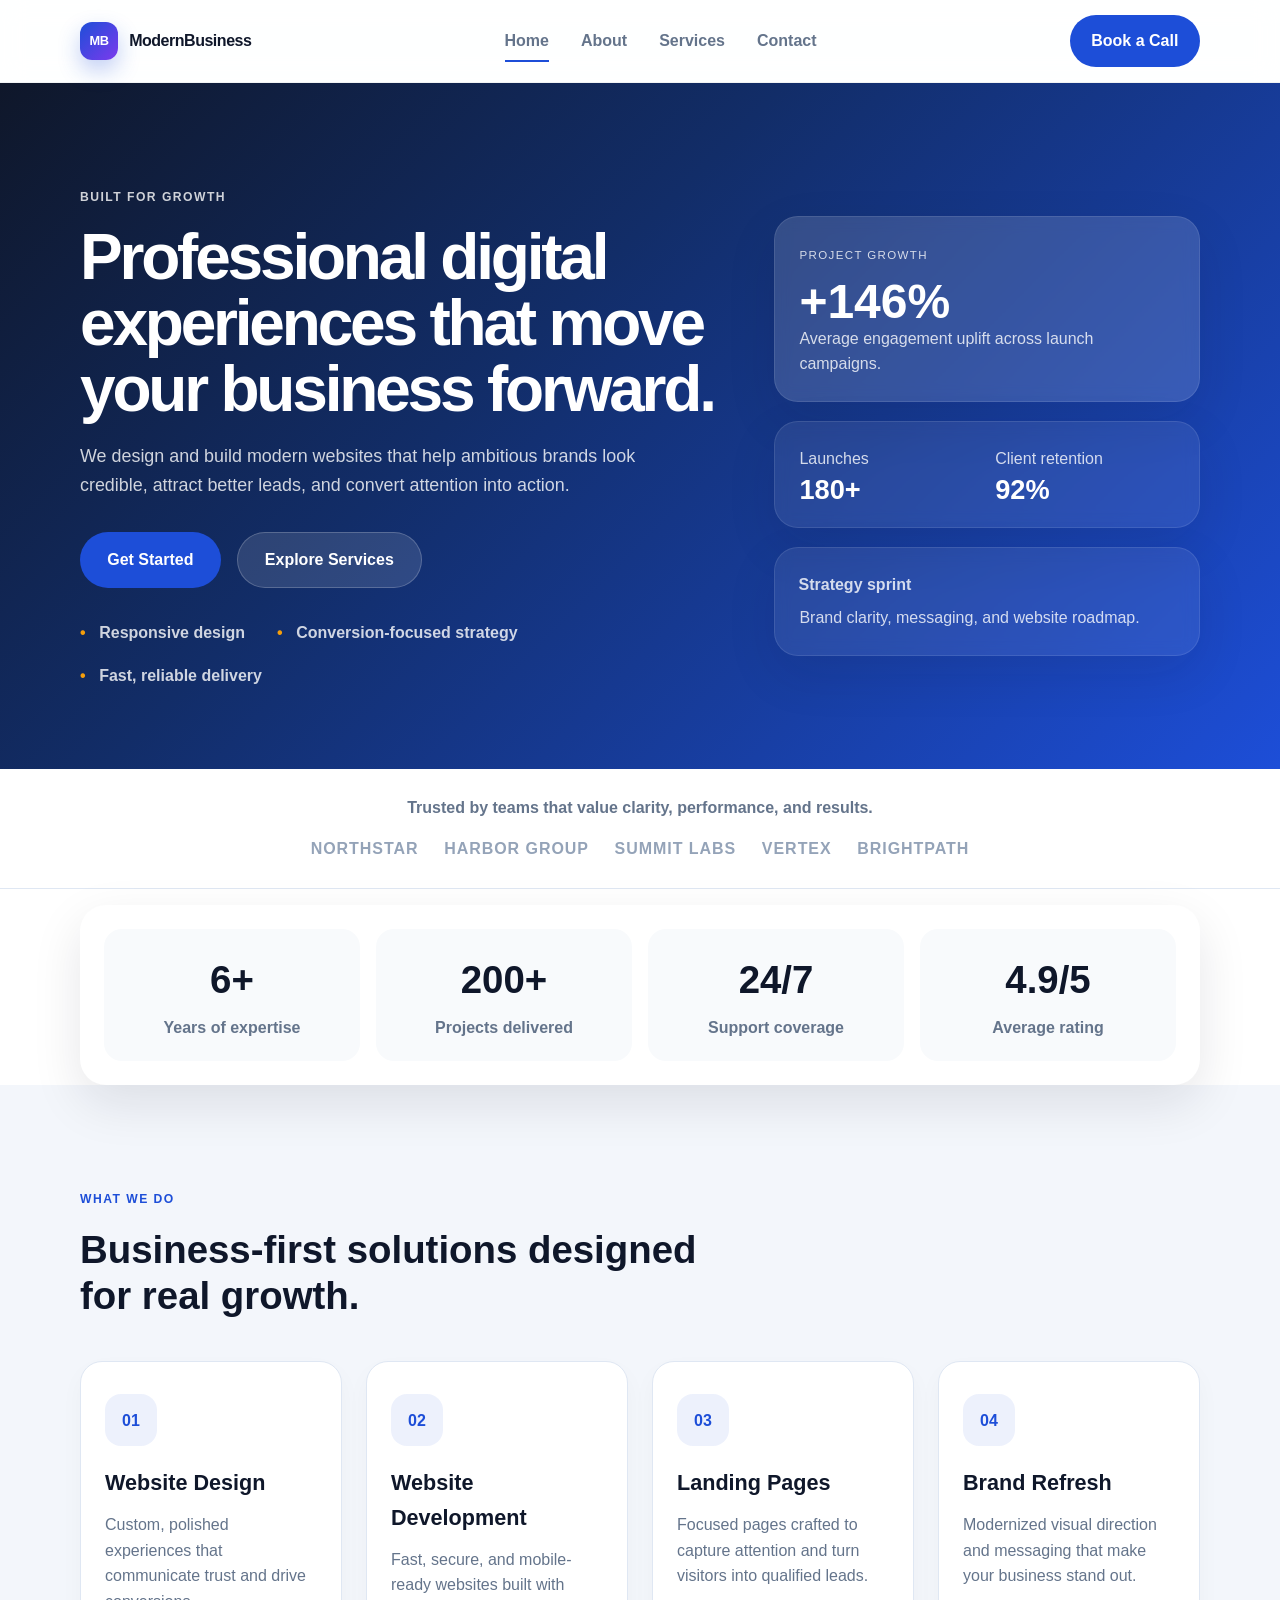
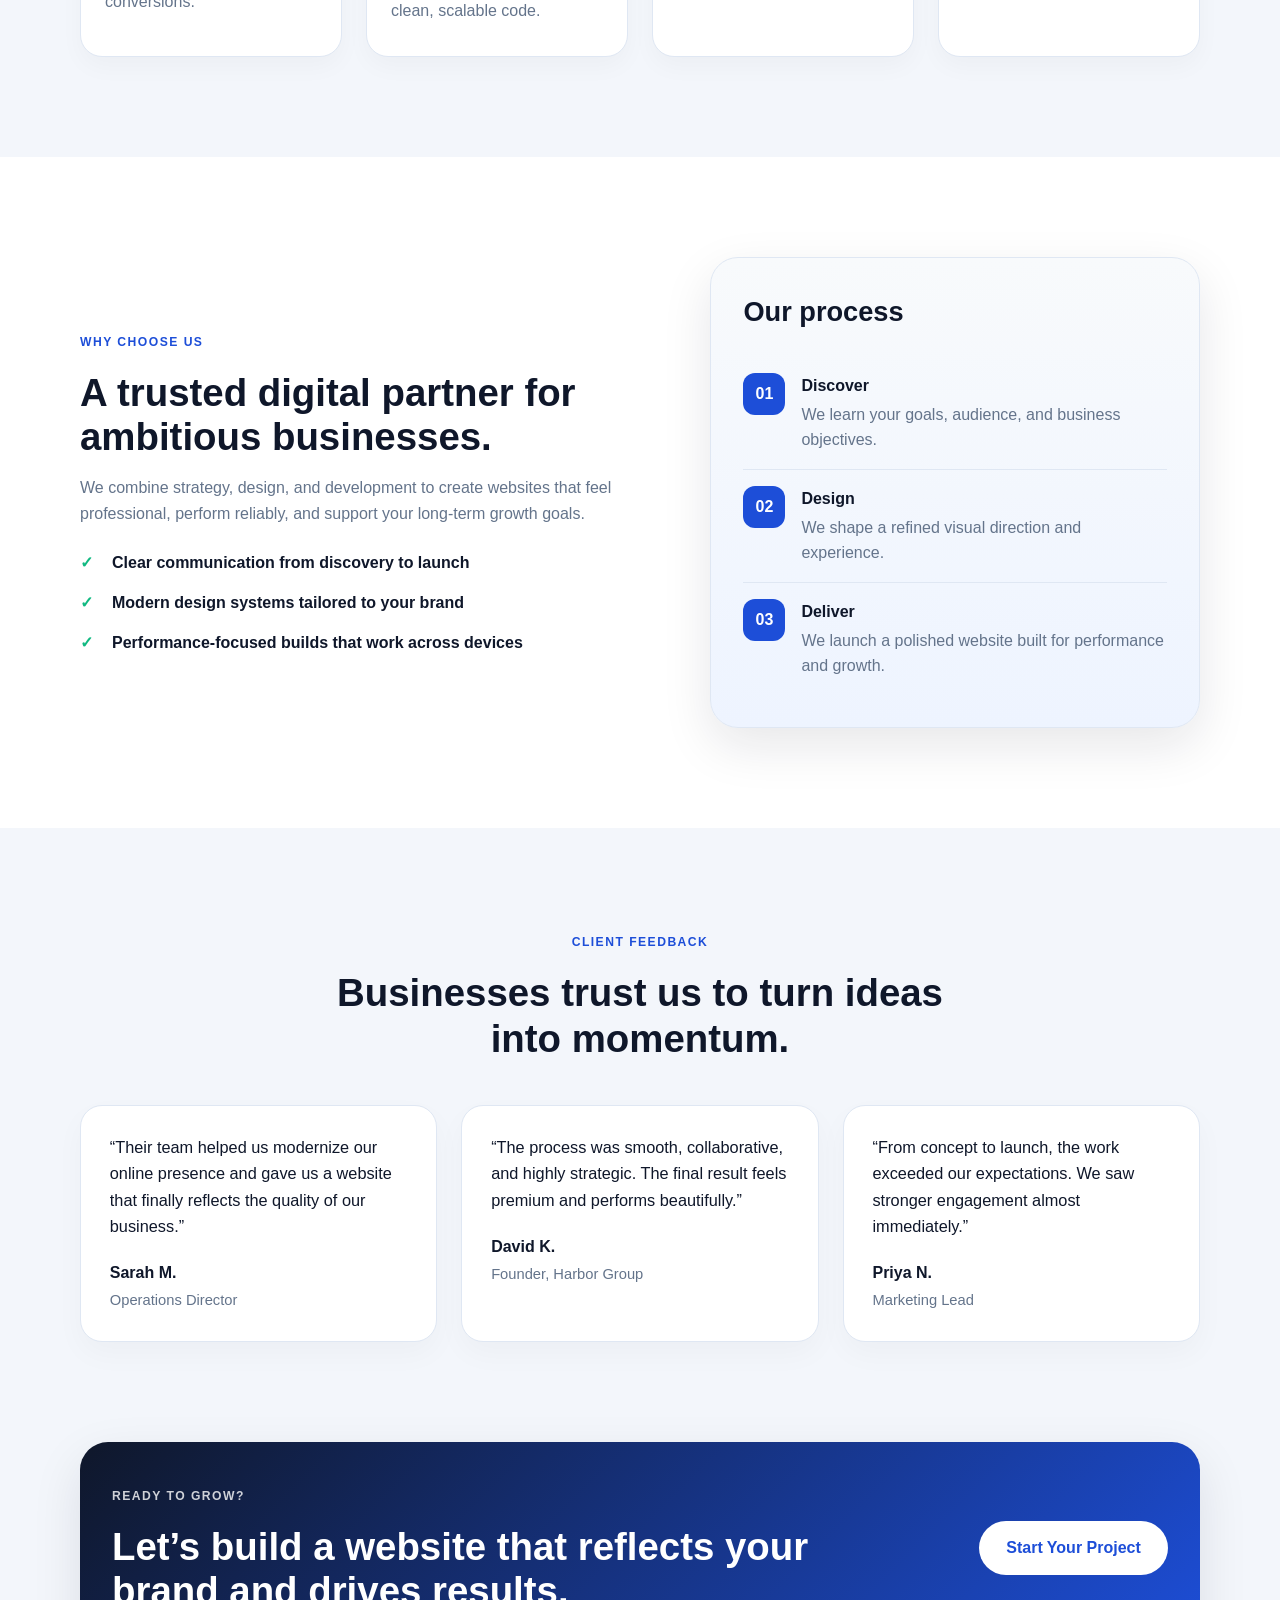
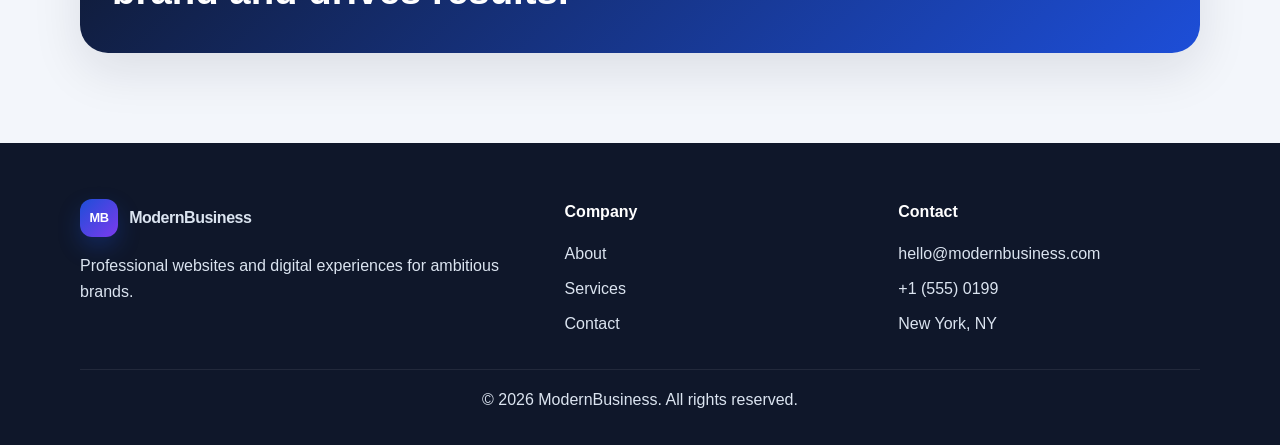
<file: index.html>
<!DOCTYPE html>
<html lang="en">
<head>
    <meta charset="UTF-8">
    <meta name="viewport" content="width=device-width, initial-scale=1.0">
    <meta name="description" content="ModernBusiness helps brands grow with strategic web design, development, and digital support.">
    <title>ModernBusiness | Professional Web Solutions</title>
    <link rel="stylesheet" href="css/style.css">
</head>
<body>
    <header class="header">
        <div class="container header-inner">
            <a href="index.html" class="logo" aria-label="ModernBusiness home page">
                <span class="logo-mark">MB</span>
                <span>ModernBusiness</span>
            </a>
            <nav class="nav" aria-label="Main navigation">
                <a href="index.html" class="active">Home</a>
                <a href="about.html">About</a>
                <a href="services.html">Services</a>
                <a href="contact.html">Contact</a>
            </nav>
            <a href="contact.html" class="btn btn-primary nav-cta">Book a Call</a>
        </div>
    </header>

    <main>
        <section class="hero">
            <div class="container hero-grid">
                <div class="hero-content">
                    <span class="eyebrow">Built for growth</span>
                    <h1>Professional digital experiences that move your business forward.</h1>
                    <p>We design and build modern websites that help ambitious brands look credible, attract better leads, and convert attention into action.</p>
                    <div class="hero-actions">
                        <a href="contact.html" class="btn btn-primary">Get Started</a>
                        <a href="services.html" class="btn btn-secondary">Explore Services</a>
                    </div>
                    <ul class="trust-list" aria-label="Business trust points">
                        <li>Responsive design</li>
                        <li>Conversion-focused strategy</li>
                        <li>Fast, reliable delivery</li>
                    </ul>
                </div>

                <div class="hero-panel" aria-label="Business overview card">
                    <div class="panel-card primary">
                        <span class="panel-label">Project growth</span>
                        <strong>+146%</strong>
                        <p>Average engagement uplift across launch campaigns.</p>
                    </div>
                    <div class="panel-card statistic">
                        <div>
                            <span>Launches</span>
                            <strong>180+</strong>
                        </div>
                        <div>
                            <span>Client retention</span>
                            <strong>92%</strong>
                        </div>
                    </div>
                    <div class="panel-card mini">
                        <span class="mini-title">Strategy sprint</span>
                        <p>Brand clarity, messaging, and website roadmap.</p>
                    </div>
                </div>
            </div>
        </section>

        <section class="logo-strip">
            <div class="container">
                <p>Trusted by teams that value clarity, performance, and results.</p>
                <div class="logo-rows">
                    <span>Northstar</span>
                    <span>Harbor Group</span>
                    <span>Summit Labs</span>
                    <span>Vertex</span>
                    <span>BrightPath</span>
                </div>
            </div>
        </section>

        <section class="stats">
            <div class="container stats-grid">
                <article>
                    <strong>6+</strong>
                    <span>Years of expertise</span>
                </article>
                <article>
                    <strong>200+</strong>
                    <span>Projects delivered</span>
                </article>
                <article>
                    <strong>24/7</strong>
                    <span>Support coverage</span>
                </article>
                <article>
                    <strong>4.9/5</strong>
                    <span>Average rating</span>
                </article>
            </div>
        </section>

        <section class="section services">
            <div class="container">
                <div class="section-heading">
                    <span class="eyebrow dark">What we do</span>
                    <h2>Business-first solutions designed for real growth.</h2>
                </div>
                <div class="feature-grid">
                    <article class="feature-card">
                        <div class="icon">01</div>
                        <h3>Website Design</h3>
                        <p>Custom, polished experiences that communicate trust and drive conversions.</p>
                    </article>
                    <article class="feature-card">
                        <div class="icon">02</div>
                        <h3>Website Development</h3>
                        <p>Fast, secure, and mobile-ready websites built with clean, scalable code.</p>
                    </article>
                    <article class="feature-card">
                        <div class="icon">03</div>
                        <h3>Landing Pages</h3>
                        <p>Focused pages crafted to capture attention and turn visitors into qualified leads.</p>
                    </article>
                    <article class="feature-card">
                        <div class="icon">04</div>
                        <h3>Brand Refresh</h3>
                        <p>Modernized visual direction and messaging that make your business stand out.</p>
                    </article>
                </div>
            </div>
        </section>

        <section class="section about-overview">
            <div class="container split-layout">
                <div class="content-block">
                    <span class="eyebrow dark">Why choose us</span>
                    <h2>A trusted digital partner for ambitious businesses.</h2>
                    <p>We combine strategy, design, and development to create websites that feel professional, perform reliably, and support your long-term growth goals.</p>
                    <ul class="check-list">
                        <li>Clear communication from discovery to launch</li>
                        <li>Modern design systems tailored to your brand</li>
                        <li>Performance-focused builds that work across devices</li>
                    </ul>
                </div>
                <div class="process-card">
                    <h3>Our process</h3>
                    <div class="process-step">
                        <span>01</span>
                        <div>
                            <strong>Discover</strong>
                            <p>We learn your goals, audience, and business objectives.</p>
                        </div>
                    </div>
                    <div class="process-step">
                        <span>02</span>
                        <div>
                            <strong>Design</strong>
                            <p>We shape a refined visual direction and experience.</p>
                        </div>
                    </div>
                    <div class="process-step">
                        <span>03</span>
                        <div>
                            <strong>Deliver</strong>
                            <p>We launch a polished website built for performance and growth.</p>
                        </div>
                    </div>
                </div>
            </div>
        </section>

        <section class="section testimonials">
            <div class="container">
                <div class="section-heading center">
                    <span class="eyebrow dark">Client feedback</span>
                    <h2>Businesses trust us to turn ideas into momentum.</h2>
                </div>
                <div class="testimonial-grid">
                    <article class="testimonial-card">
                        <p>“Their team helped us modernize our online presence and gave us a website that finally reflects the quality of our business.”</p>
                        <div class="person">
                            <strong>Sarah M.</strong>
                            <span>Operations Director</span>
                        </div>
                    </article>
                    <article class="testimonial-card">
                        <p>“The process was smooth, collaborative, and highly strategic. The final result feels premium and performs beautifully.”</p>
                        <div class="person">
                            <strong>David K.</strong>
                            <span>Founder, Harbor Group</span>
                        </div>
                    </article>
                    <article class="testimonial-card">
                        <p>“From concept to launch, the work exceeded our expectations. We saw stronger engagement almost immediately.”</p>
                        <div class="person">
                            <strong>Priya N.</strong>
                            <span>Marketing Lead</span>
                        </div>
                    </article>
                </div>
            </div>
        </section>

        <section class="cta-section">
            <div class="container cta-box">
                <div>
                    <span class="eyebrow light">Ready to grow?</span>
                    <h2>Let’s build a website that reflects your brand and drives results.</h2>
                </div>
                <a href="contact.html" class="btn btn-primary light-btn">Start Your Project</a>
            </div>
        </section>
    </main>

    <footer class="footer">
        <div class="container footer-grid">
            <div>
                <a href="index.html" class="logo footer-logo">
                    <span class="logo-mark">MB</span>
                    <span>ModernBusiness</span>
                </a>
                <p>Professional websites and digital experiences for ambitious brands.</p>
            </div>
            <div>
                <h4>Company</h4>
                <ul>
                    <li><a href="about.html">About</a></li>
                    <li><a href="services.html">Services</a></li>
                    <li><a href="contact.html">Contact</a></li>
                </ul>
            </div>
            <div>
                <h4>Contact</h4>
                <ul>
                    <li><a href="mailto:hello@modernbusiness.com">hello@modernbusiness.com</a></li>
                    <li><a href="tel:+15550199">+1 (555) 0199</a></li>
                    <li>New York, NY</li>
                </ul>
            </div>
        </div>
        <div class="container footer-bottom">
            <p>© <span id="year"></span> ModernBusiness. All rights reserved.</p>
        </div>
    </footer>

    <script src="js/script.js"></script>
</body>
</html>
</file>
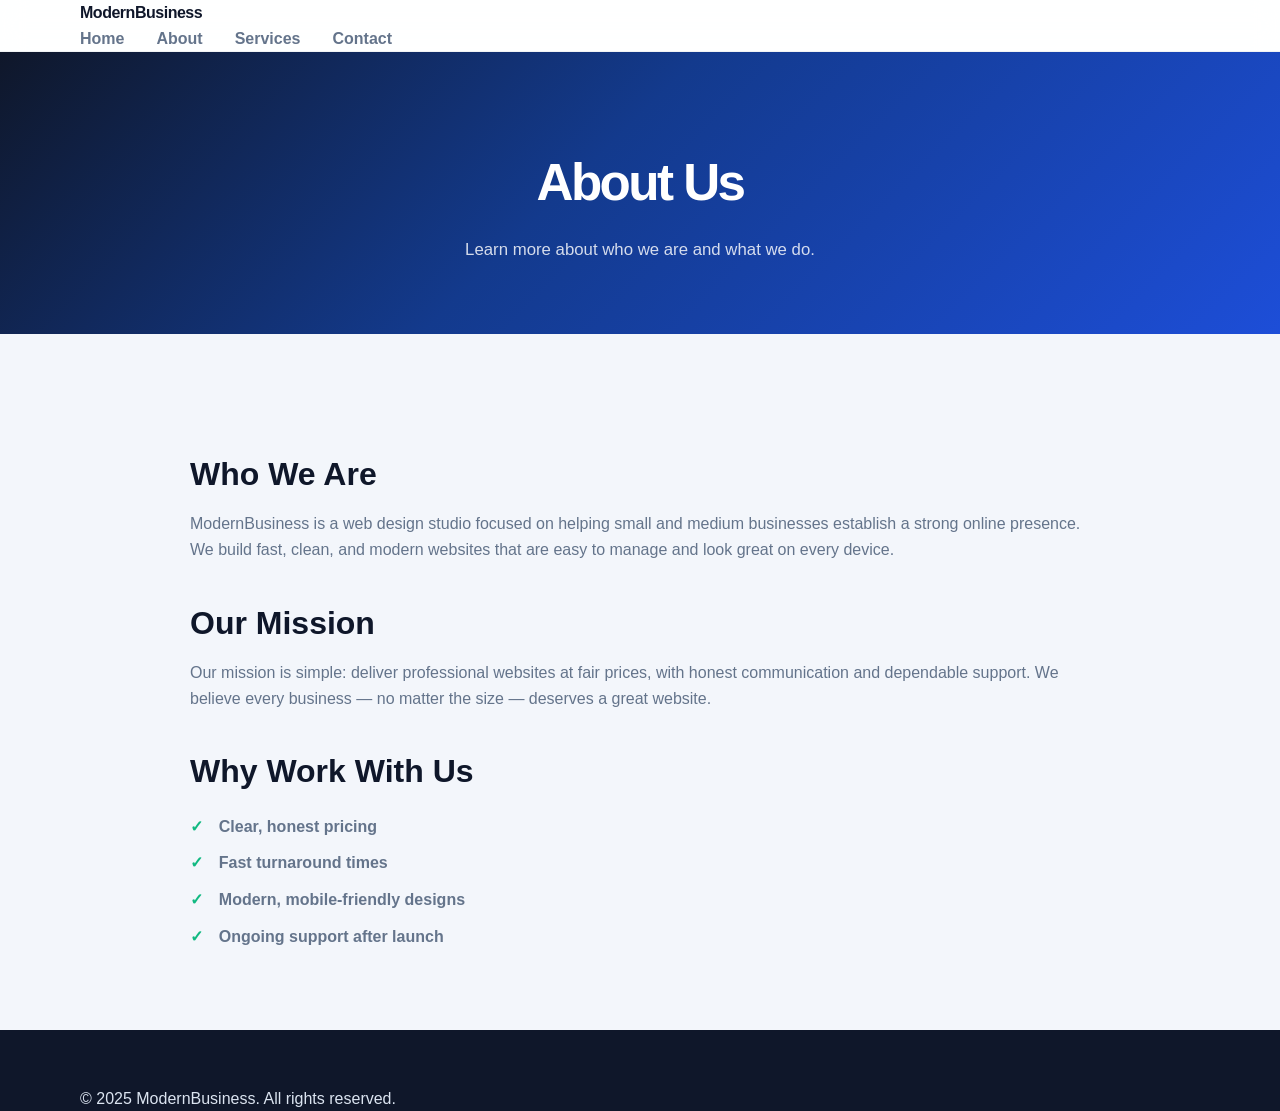
<file: about.html>
<!DOCTYPE html>
<html lang="en">
<head>
    <meta charset="UTF-8">
    <meta name="viewport" content="width=device-width, initial-scale=1.0">
    <title>Modern Business | About</title>
    <link rel="stylesheet" href="css/style.css">
</head>
<body>

    <!-- HEADER -->
    <header class="header">
        <div class="container">
            <a href="index.html" class="logo">ModernBusiness</a>
            <nav class="nav">
                <a href="index.html">Home</a>
                <a href="about.html">About</a>
                <a href="services.html">Services</a>
                <a href="contact.html">Contact</a>
            </nav>
        </div>
    </header>

    <!-- PAGE HERO -->
    <section class="page-hero">
        <div class="container">
            <h1>About Us</h1>
            <p>Learn more about who we are and what we do.</p>
        </div>
    </section>

    <!-- ABOUT CONTENT -->
    <section class="page-content">
        <div class="container">
            <h2>Who We Are</h2>
            <p>ModernBusiness is a web design studio focused on helping small and medium businesses establish a strong online presence. We build fast, clean, and modern websites that are easy to manage and look great on every device.</p>

            <h2>Our Mission</h2>
            <p>Our mission is simple: deliver professional websites at fair prices, with honest communication and dependable support. We believe every business — no matter the size — deserves a great website.</p>

            <h2>Why Work With Us</h2>
            <ul class="list">
                <li>Clear, honest pricing</li>
                <li>Fast turnaround times</li>
                <li>Modern, mobile-friendly designs</li>
                <li>Ongoing support after launch</li>
            </ul>
        </div>
    </section>

    <!-- FOOTER -->
    <footer class="footer">
        <div class="container">
            <p>© 2025 ModernBusiness. All rights reserved.</p>
        </div>
    </footer>

    <script src="js/script.js"></script>
</body>
</html>
</file>
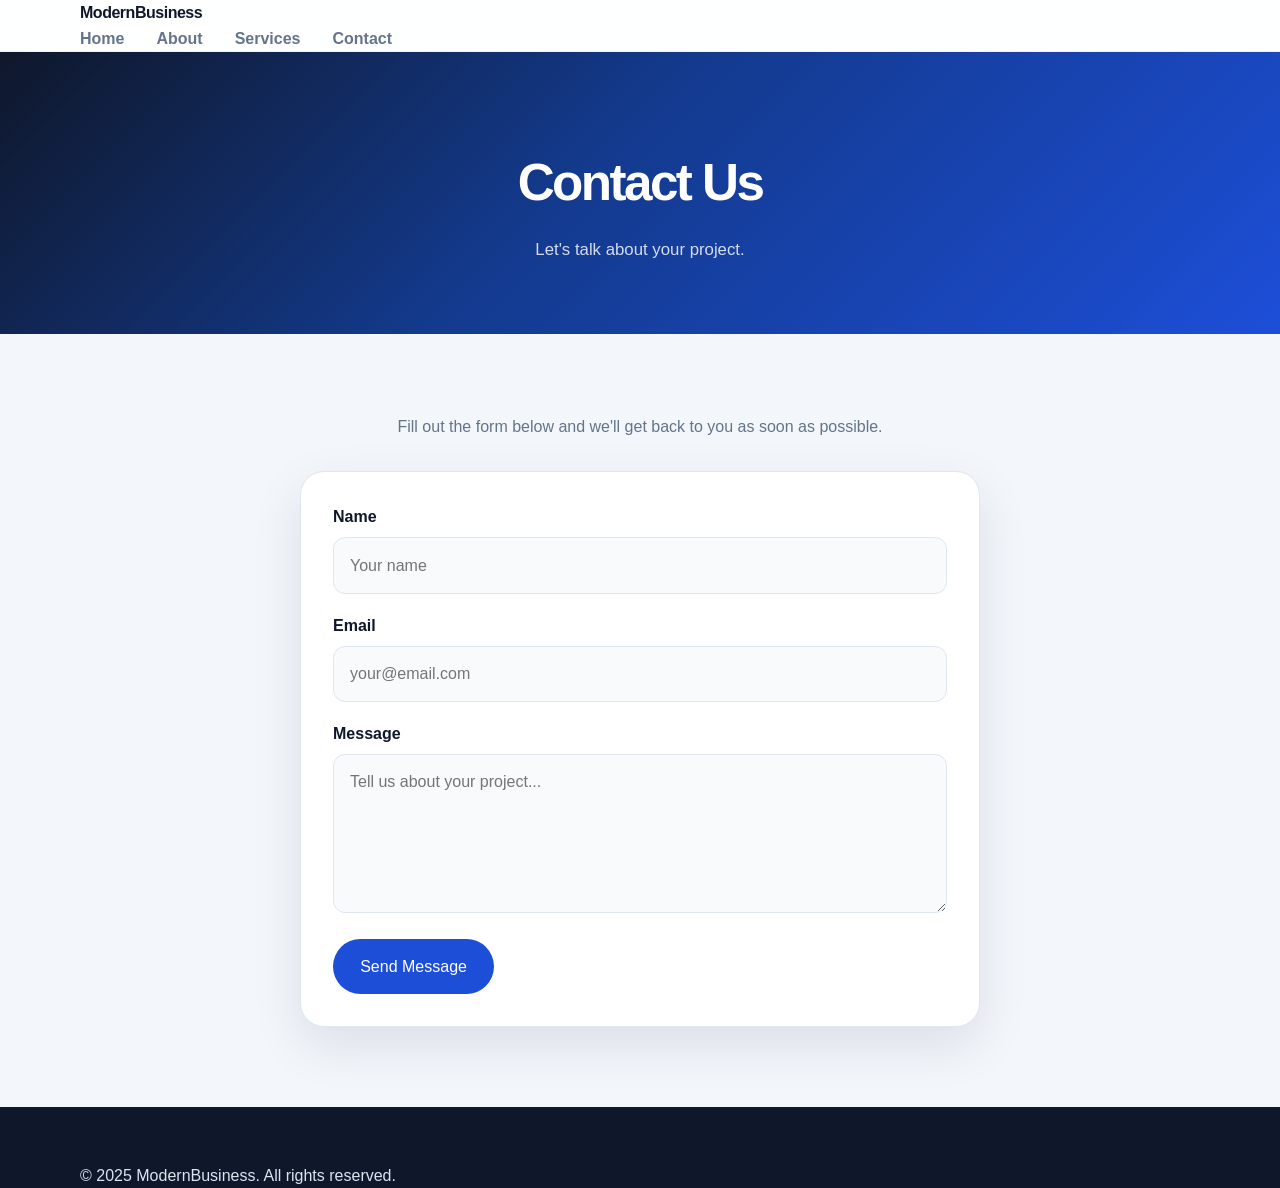
<file: contact.html>
<!DOCTYPE html>
<html lang="en">
<head>
    <meta charset="UTF-8">
    <meta name="viewport" content="width=device-width, initial-scale=1.0">
    <title>Modern Business | Contact</title>
    <link rel="stylesheet" href="css/style.css">
</head>
<body>

    <!-- HEADER -->
    <header class="header">
        <div class="container">
            <a href="index.html" class="logo">ModernBusiness</a>
            <nav class="nav">
                <a href="index.html">Home</a>
                <a href="about.html">About</a>
                <a href="services.html">Services</a>
                <a href="contact.html">Contact</a>
            </nav>
        </div>
    </header>

    <!-- PAGE HERO -->
    <section class="page-hero">
        <div class="container">
            <h1>Contact Us</h1>
            <p>Let's talk about your project.</p>
        </div>
    </section>

    <!-- CONTACT CONTENT -->
    <section class="page-content contact-page">
        <div class="container">
            <p>Fill out the form below and we'll get back to you as soon as possible.</p>

            <form class="contact-form">
                <label for="name">Name</label>
                <input type="text" id="name" name="name" placeholder="Your name" required>

                <label for="email">Email</label>
                <input type="email" id="email" name="email" placeholder="your@email.com" required>

                <label for="message">Message</label>
                <textarea id="message" name="message" rows="5" placeholder="Tell us about your project..." required></textarea>

                <button type="submit" class="btn btn-primary">Send Message</button>
            </form>
        </div>
    </section>

    <!-- FOOTER -->
    <footer class="footer">
        <div class="container">
            <p>© 2025 ModernBusiness. All rights reserved.</p>
        </div>
    </footer>

    <script src="js/script.js"></script>
</body>
</html>
</file>
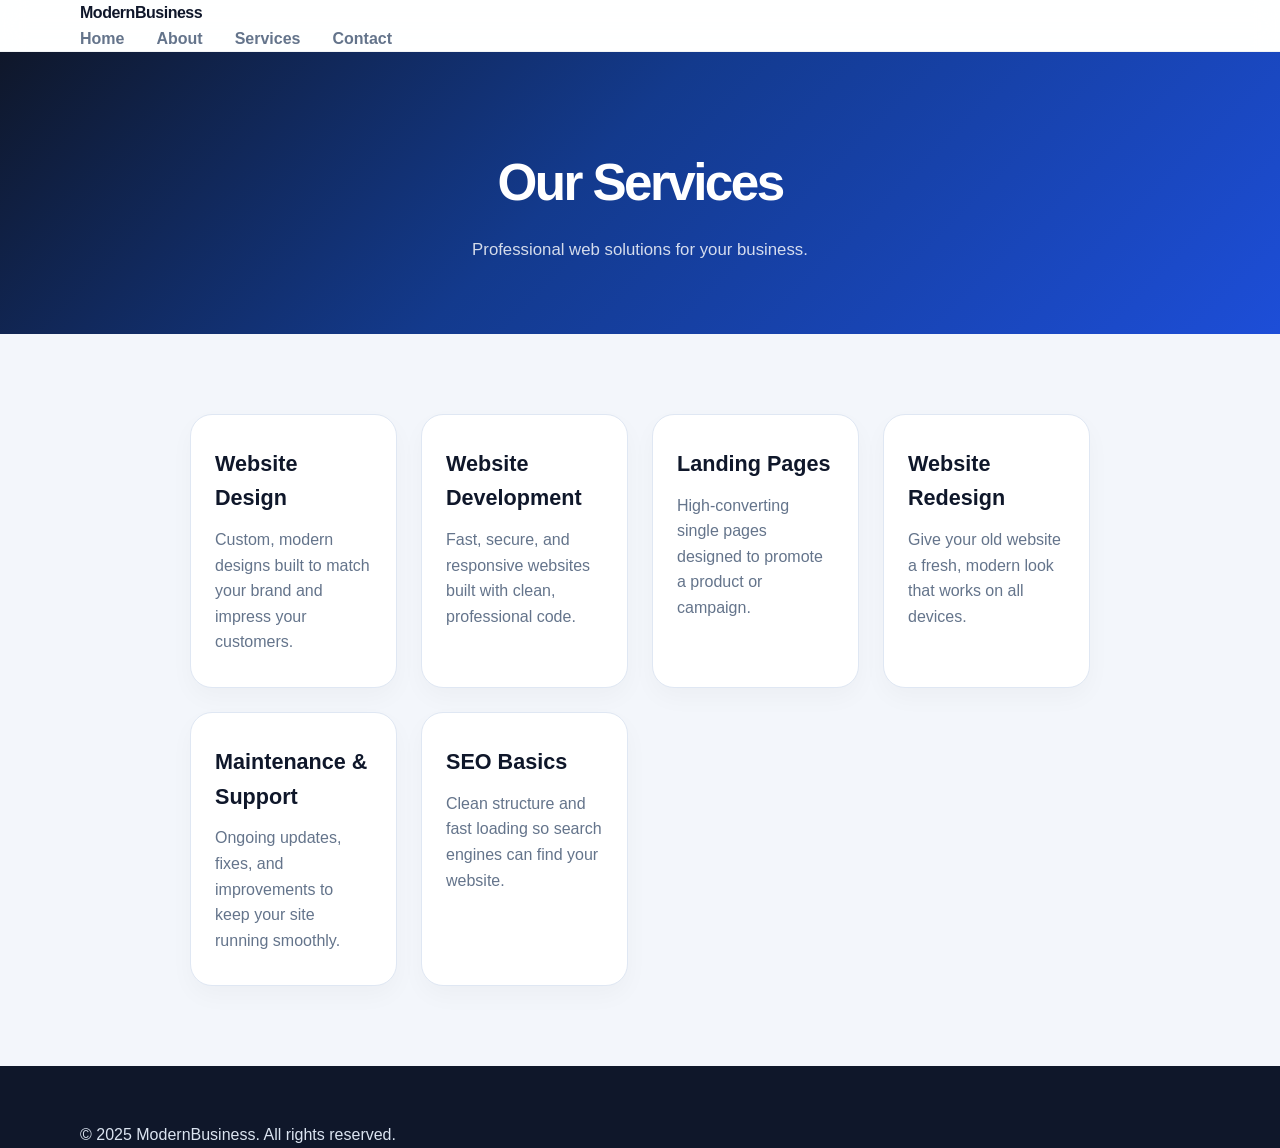
<file: services.html>
<!DOCTYPE html>
<html lang="en">
<head>
    <meta charset="UTF-8">
    <meta name="viewport" content="width=device-width, initial-scale=1.0">
    <title>Modern Business | Services</title>
    <link rel="stylesheet" href="css/style.css">
</head>
<body>

    <!-- HEADER -->
    <header class="header">
        <div class="container">
            <a href="index.html" class="logo">ModernBusiness</a>
            <nav class="nav">
                <a href="index.html">Home</a>
                <a href="about.html">About</a>
                <a href="services.html">Services</a>
                <a href="contact.html">Contact</a>
            </nav>
        </div>
    </header>

    <!-- PAGE HERO -->
    <section class="page-hero">
        <div class="container">
            <h1>Our Services</h1>
            <p>Professional web solutions for your business.</p>
        </div>
    </section>

    <!-- SERVICES CONTENT -->
    <section class="page-content">
        <div class="container">
            <div class="feature-grid">
                <div class="feature-card">
                    <h3>Website Design</h3>
                    <p>Custom, modern designs built to match your brand and impress your customers.</p>
                </div>
                <div class="feature-card">
                    <h3>Website Development</h3>
                    <p>Fast, secure, and responsive websites built with clean, professional code.</p>
                </div>
                <div class="feature-card">
                    <h3>Landing Pages</h3>
                    <p>High-converting single pages designed to promote a product or campaign.</p>
                </div>
                <div class="feature-card">
                    <h3>Website Redesign</h3>
                    <p>Give your old website a fresh, modern look that works on all devices.</p>
                </div>
                <div class="feature-card">
                    <h3>Maintenance & Support</h3>
                    <p>Ongoing updates, fixes, and improvements to keep your site running smoothly.</p>
                </div>
                <div class="feature-card">
                    <h3>SEO Basics</h3>
                    <p>Clean structure and fast loading so search engines can find your website.</p>
                </div>
            </div>
        </div>
    </section>

    <!-- FOOTER -->
    <footer class="footer">
        <div class="container">
            <p>© 2025 ModernBusiness. All rights reserved.</p>
        </div>
    </footer>

    <script src="js/script.js"></script>
</body>
</html>
</file>
<file: css/style.css>
:root {
    --primary: #1d4ed8;
    --primary-dark: #153ea8;
    --secondary: #0f172a;
    --accent: #f59e0b;
    --bg: #f3f6fb;
    --panel: #ffffff;
    --muted: #64748b;
    --text: #0f172a;
    --line: #dfe7f3;
    --success: #10b981;
    --shadow: 0 18px 50px rgba(15, 23, 42, 0.10);
}

* {
    margin: 0;
    padding: 0;
    box-sizing: border-box;
}

html {
    scroll-behavior: smooth;
}

body {
    font-family: 'Segoe UI', Arial, sans-serif;
    color: var(--text);
    background: var(--bg);
    line-height: 1.6;
}

img {
    max-width: 100%;
    display: block;
}

a {
    text-decoration: none;
    color: inherit;
}

ul {
    list-style: none;
}

p {
    color: var(--muted);
}

.container {
    width: min(1120px, calc(100% - 32px));
    margin: 0 auto;
}

.section {
    padding: 100px 0;
}

.section-heading {
    max-width: 650px;
    margin-bottom: 42px;
}

.section-heading.center {
    margin-left: auto;
    margin-right: auto;
    text-align: center;
}

.section-heading h2 {
    font-size: clamp(2rem, 3vw, 2.8rem);
    line-height: 1.2;
    color: var(--secondary);
}

.eyebrow {
    display: inline-block;
    font-size: 0.76rem;
    letter-spacing: 0.12em;
    text-transform: uppercase;
    font-weight: 700;
    color: rgba(255, 255, 255, 0.8);
    margin-bottom: 18px;
}

.eyebrow.dark {
    color: var(--primary);
}

.eyebrow.light {
    color: rgba(255, 255, 255, 0.8);
}

.btn {
    display: inline-flex;
    align-items: center;
    justify-content: center;
    border-radius: 999px;
    padding: 0.9rem 1.7rem;
    font-weight: 700;
    transition: transform 0.25s ease, box-shadow 0.25s ease, background 0.25s ease;
}

.btn:hover {
    transform: translateY(-2px);
    box-shadow: 0 12px 20px rgba(29, 78, 216, 0.16);
}

.btn-primary {
    background: var(--primary);
    color: #fff;
}

.btn-primary:hover {
    background: var(--primary-dark);
}

.btn-secondary {
    background: rgba(255, 255, 255, 0.12);
    color: #fff;
    border: 1px solid rgba(255, 255, 255, 0.2);
}

.nav-cta {
    padding: 0.8rem 1.35rem;
}

.light-btn {
    background: #fff;
    color: var(--primary);
}

.header {
    position: sticky;
    top: 0;
    z-index: 50;
    background: rgba(255, 255, 255, 0.92);
    backdrop-filter: blur(12px);
    border-bottom: 1px solid rgba(15, 23, 42, 0.05);
}

.header-inner {
    display: flex;
    align-items: center;
    justify-content: space-between;
    min-height: 82px;
    gap: 24px;
}

.logo {
    display: inline-flex;
    align-items: center;
    gap: 0.7rem;
    font-weight: 800;
    color: var(--secondary);
    letter-spacing: -0.03em;
}

.logo-mark {
    width: 38px;
    height: 38px;
    border-radius: 12px;
    display: inline-flex;
    align-items: center;
    justify-content: center;
    background: linear-gradient(135deg, var(--primary), #7c3aed);
    color: #fff;
    font-size: 0.8rem;
    box-shadow: 0 10px 22px rgba(29, 78, 216, 0.28);
}

.nav {
    display: flex;
    align-items: center;
    gap: 2rem;
    color: var(--muted);
    font-weight: 600;
}

.nav a {
    position: relative;
}

.nav a::after {
    content: "";
    position: absolute;
    left: 0;
    bottom: -8px;
    width: 100%;
    height: 2px;
    background: var(--primary);
    transform: scaleX(0);
    transform-origin: center;
    transition: transform 0.25s ease;
}

.nav a:hover::after,
.nav a.active::after {
    transform: scaleX(1);
}

.hero {
    background: linear-gradient(135deg, #0f172a 0%, #122d68 40%, #1d4ed8 100%);
    color: #fff;
    padding: 100px 0 80px;
}

.hero-grid {
    display: grid;
    grid-template-columns: 1.2fr 0.8fr;
    align-items: center;
    gap: 56px;
}

.hero-content h1 {
    font-size: clamp(2.7rem, 5vw, 4.5rem);
    line-height: 1.03;
    letter-spacing: -0.05em;
    margin-bottom: 1.2rem;
}

.hero-content p {
    font-size: 1.12rem;
    max-width: 620px;
    color: rgba(255, 255, 255, 0.8);
    margin-bottom: 2rem;
}

.hero-actions {
    display: flex;
    flex-wrap: wrap;
    gap: 1rem;
    margin-bottom: 2rem;
}

.trust-list {
    display: flex;
    flex-wrap: wrap;
    gap: 1.1rem 2rem;
    color: rgba(255, 255, 255, 0.8);
    font-weight: 600;
}

.trust-list li {
    position: relative;
    padding-left: 1.2rem;
}

.trust-list li::before {
    content: "•";
    position: absolute;
    left: 0;
    color: var(--accent);
}

.hero-panel {
    display: grid;
    gap: 1.2rem;
}

.panel-card {
    background: rgba(255, 255, 255, 0.08);
    border: 1px solid rgba(255, 255, 255, 0.1);
    backdrop-filter: blur(8px);
    border-radius: 24px;
    padding: 1.5rem;
    box-shadow: var(--shadow);
}

.panel-card.primary {
    background: rgba(255, 255, 255, 0.14);
}

.panel-card strong {
    display: block;
    font-size: clamp(2.2rem, 4vw, 3rem);
    line-height: 1;
    margin-top: 0.7rem;
}

.panel-card p,
.panel-card span {
    color: rgba(255, 255, 255, 0.8);
}

.panel-label {
    text-transform: uppercase;
    letter-spacing: 0.12em;
    font-size: 0.72rem;
}

.statistic {
    display: flex;
    justify-content: space-between;
    gap: 1rem;
}

.statistic div {
    flex: 1;
}

.statistic strong {
    font-size: 1.7rem;
    margin-top: 0.25rem;
}

.mini-title {
    display: inline-block;
    font-weight: 700;
    margin-bottom: 0.5rem;
    color: var(--accent);
}

.logo-strip {
    background: #fff;
    border-bottom: 1px solid var(--line);
    padding: 26px 0;
}

.logo-strip .container p {
    text-align: center;
    color: var(--muted);
    margin-bottom: 1rem;
    font-weight: 600;
}

.logo-rows {
    display: flex;
    justify-content: center;
    gap: clamp(1rem, 2vw, 2.5rem);
    flex-wrap: wrap;
    color: #94a3b8;
    font-weight: 800;
    letter-spacing: 0.06em;
    text-transform: uppercase;
}

.stats {
    padding: 50px 0 0;
    background: #fff;
}

.stats-grid {
    display: grid;
    grid-template-columns: repeat(4, minmax(0, 1fr));
    gap: 1rem;
    background: #fff;
    border-radius: 26px;
    box-shadow: var(--shadow);
    padding: 1.5rem;
    margin-top: -34px;
    position: relative;
    z-index: 2;
}

.stats-grid article {
    text-align: center;
    padding: 1.25rem 0.8rem;
    border-radius: 18px;
    background: #f8fafc;
}

.stats-grid strong {
    display: block;
    font-size: clamp(1.8rem, 3vw, 2.5rem);
    color: var(--secondary);
    margin-bottom: 0.3rem;
}

.stats-grid span {
    color: var(--muted);
    font-weight: 600;
}

.services {
    background: var(--bg);
}

.feature-grid {
    display: grid;
    grid-template-columns: repeat(4, minmax(0, 1fr));
    gap: 1.5rem;
}

.feature-card {
    background: #fff;
    border: 1px solid var(--line);
    border-radius: 22px;
    padding: 2rem 1.5rem;
    box-shadow: 0 10px 24px rgba(15, 23, 42, 0.03);
    transition: transform 0.25s ease, box-shadow 0.25s ease;
}

.feature-card:hover {
    transform: translateY(-6px);
    box-shadow: 0 18px 42px rgba(29, 78, 216, 0.08);
}

.icon {
    width: 52px;
    height: 52px;
    border-radius: 16px;
    display: inline-flex;
    align-items: center;
    justify-content: center;
    background: rgba(29, 78, 216, 0.08);
    color: var(--primary);
    font-weight: 800;
    margin-bottom: 1.25rem;
}

.feature-card h3 {
    font-size: 1.35rem;
    margin-bottom: 0.7rem;
    color: var(--secondary);
}

.about-overview {
    background: #fff;
}

.split-layout {
    display: grid;
    grid-template-columns: 1.1fr 0.9fr;
    gap: 2rem;
    align-items: center;
}

.content-block h2 {
    font-size: clamp(2rem, 3vw, 2.7rem);
    color: var(--secondary);
    margin-bottom: 1rem;
    line-height: 1.15;
}

.content-block p {
    margin-bottom: 1.5rem;
    max-width: 540px;
}

.check-list {
    display: grid;
    gap: 0.9rem;
}

.check-list li {
    position: relative;
    padding-left: 2rem;
    color: var(--secondary);
    font-weight: 600;
}

.check-list li::before {
    content: "✓";
    position: absolute;
    left: 0;
    top: 0;
    color: var(--success);
    font-weight: 800;
}

.process-card {
    background: linear-gradient(180deg, #f8fafc 0%, #eef4ff 100%);
    border: 1px solid var(--line);
    border-radius: 28px;
    padding: 2rem;
    box-shadow: var(--shadow);
}

.process-card h3 {
    font-size: 1.7rem;
    margin-bottom: 1.5rem;
    color: var(--secondary);
}

.process-step {
    display: flex;
    gap: 1rem;
    align-items: flex-start;
    padding: 1rem 0;
    border-bottom: 1px solid var(--line);
}

.process-step:last-child {
    border-bottom: none;
}

.process-step span {
    width: 42px;
    height: 42px;
    border-radius: 12px;
    background: var(--primary);
    color: #fff;
    display: inline-flex;
    align-items: center;
    justify-content: center;
    font-weight: 700;
    flex-shrink: 0;
}

.process-step strong {
    display: block;
    color: var(--secondary);
    margin-bottom: 0.2rem;
}

.testimonials {
    background: var(--bg);
}

.testimonial-grid {
    display: grid;
    grid-template-columns: repeat(3, minmax(0, 1fr));
    gap: 1.5rem;
}

.testimonial-card {
    background: #fff;
    border-radius: 22px;
    border: 1px solid var(--line);
    padding: 1.8rem;
    box-shadow: 0 12px 30px rgba(15, 23, 42, 0.03);
}

.testimonial-card p {
    color: var(--secondary);
    font-size: 1.02rem;
    margin-bottom: 1.35rem;
}

.person {
    display: flex;
    flex-direction: column;
    gap: 0.2rem;
}

.person strong {
    color: var(--secondary);
}

.person span {
    color: var(--muted);
    font-size: 0.92rem;
}

.cta-section {
    padding: 0 0 90px;
    background: var(--bg);
}

.cta-box {
    display: flex;
    align-items: center;
    justify-content: space-between;
    gap: 1rem;
    background: linear-gradient(135deg, #0f172a 0%, #1d4ed8 100%);
    color: #fff;
    border-radius: 28px;
    padding: 2.5rem 2rem;
    box-shadow: var(--shadow);
}

.cta-box h2 {
    font-size: clamp(1.8rem, 3vw, 2.5rem);
    line-height: 1.15;
    max-width: 700px;
}

.footer {
    background: #0f172a;
    color: #dbe4f0;
    padding-top: 3.5rem;
}

.footer-grid {
    display: grid;
    grid-template-columns: 1.5fr 1fr 1fr;
    gap: 2rem;
    padding-bottom: 2rem;
}

.footer-logo {
    color: #fff;
    margin-bottom: 1rem;
}

.footer h4 {
    color: #fff;
    margin-bottom: 1rem;
    font-size: 1rem;
}

.footer ul {
    display: grid;
    gap: 0.6rem;
    color: #dbe4f0;
}

.footer p,
.footer li,
.footer a {
    color: #dbe4f0;
}

.footer-bottom {
    border-top: 1px solid rgba(255, 255, 255, 0.08);
    padding: 1.1rem 0 2rem;
    text-align: center;
}

.page-hero {
    background: linear-gradient(135deg, #0f172a 0%, #133a8d 45%, #1d4ed8 100%);
    color: #fff;
    padding: 90px 0 70px;
    text-align: center;
}

.page-hero h1 {
    font-size: clamp(2.2rem, 4vw, 3.3rem);
    letter-spacing: -0.05em;
    margin-bottom: 0.8rem;
}

.page-hero p {
    color: rgba(255, 255, 255, 0.82);
    font-size: 1.05rem;
}

.page-content {
    padding: 80px 0;
    background: var(--bg);
}

.page-content .container {
    max-width: 900px;
}

.page-content h2 {
    font-size: clamp(1.7rem, 2.5vw, 2.1rem);
    color: var(--secondary);
    margin: 2.2rem 0 0.7rem;
}

.page-content p,
.page-content li {
    color: var(--muted);
}

.page-content .list {
    display: grid;
    gap: 0.7rem;
    margin-top: 1rem;
}

.page-content .list li {
    position: relative;
    padding-left: 1.8rem;
    font-weight: 600;
}

.page-content .list li::before {
    content: "✓";
    position: absolute;
    left: 0;
    color: var(--success);
    font-weight: 800;
}

.contact-page {
    text-align: center;
}

.contact-form {
    max-width: 680px;
    margin: 2rem auto 0;
    background: #fff;
    border: 1px solid var(--line);
    border-radius: 24px;
    padding: 2rem;
    box-shadow: var(--shadow);
    text-align: left;
}

.contact-form label {
    display: block;
    margin-bottom: 0.45rem;
    color: var(--secondary);
    font-weight: 700;
}

.contact-form input,
.contact-form textarea {
    width: 100%;
    padding: 0.9rem 1rem;
    border-radius: 12px;
    border: 1px solid var(--line);
    background: #f8fafc;
    font: inherit;
    margin-bottom: 1.2rem;
    color: var(--text);
}

.contact-form input:focus,
.contact-form textarea:focus {
    outline: none;
    border-color: rgba(29, 78, 216, 0.6);
    box-shadow: 0 0 0 4px rgba(29, 78, 216, 0.08);
}

.contact-form button {
    border: none;
    font: inherit;
    cursor: pointer;
}

@media (max-width: 900px) {
    .hero-grid,
    .split-layout,
    .feature-grid,
    .testimonial-grid,
    .footer-grid {
        grid-template-columns: 1fr 1fr;
    }

    .hero-grid,
    .split-layout,
    .feature-grid,
    .testimonial-grid,
    .footer-grid {
        display: grid;
    }

    .feature-grid {
        grid-template-columns: repeat(2, minmax(0, 1fr));
    }

    .stats-grid {
        grid-template-columns: repeat(2, minmax(0, 1fr));
    }
}

@media (max-width: 720px) {
    .header-inner,
    .nav,
    .cta-box,
    .hero-grid,
    .split-layout,
    .feature-grid,
    .testimonial-grid,
    .stats-grid,
    .footer-grid {
        grid-template-columns: 1fr;
        flex-direction: column;
        align-items: flex-start;
    }

    .header-inner {
        display: flex;
        padding: 1rem 0;
    }

    .nav {
        display: none;
    }

    .hero {
        padding-top: 70px;
    }

    .hero-content h1 {
        font-size: 2.7rem;
    }

    .stats-grid {
        margin-top: 0;
        padding-top: 1rem;
    }

    .cta-box {
        padding: 2rem 1.4rem;
    }
}

@media (max-width: 480px) {
    .hero-actions {
        flex-direction: column;
        align-items: stretch;
    }

    .btn,
    .nav-cta {
        width: 100%;
    }

    .feature-card,
    .testimonial-card,
    .process-card,
    .contact-form {
        padding: 1.3rem;
    }
}
</file>
